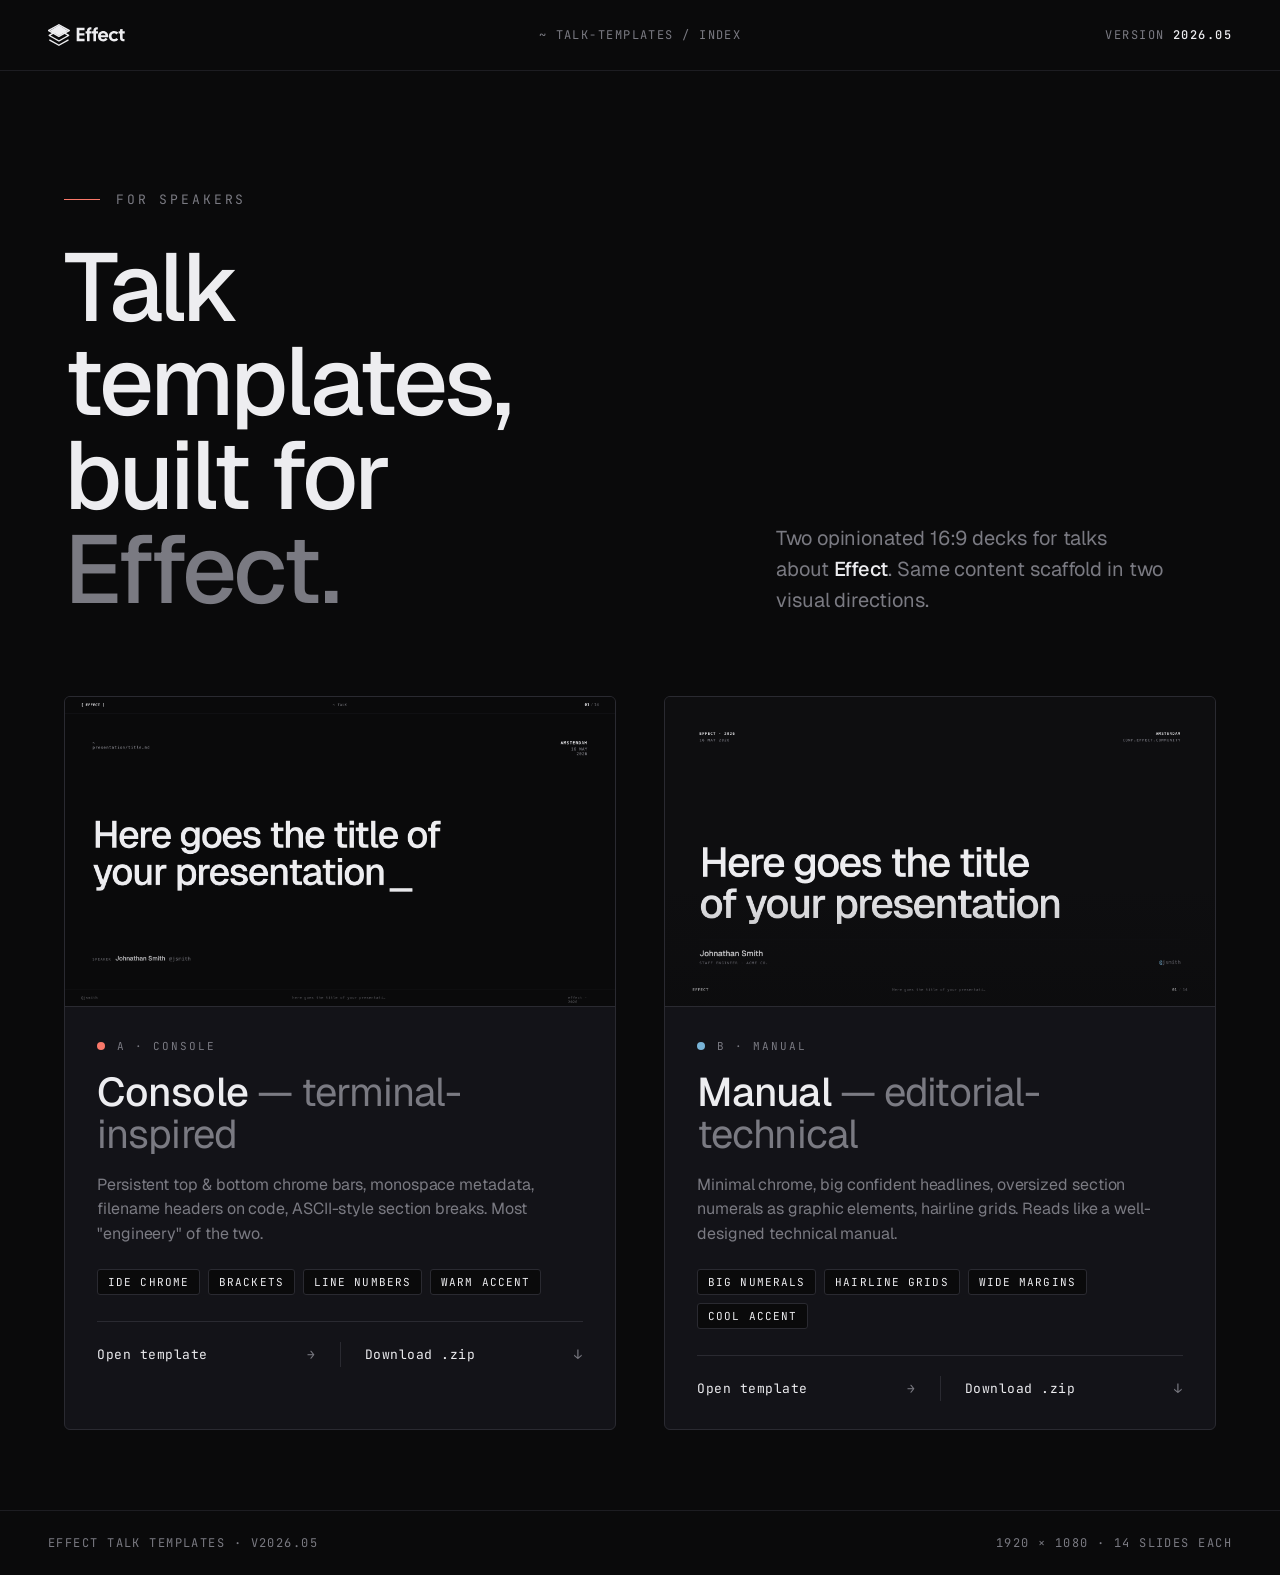
<file: index.html>
<!doctype html>
<html lang="en">
<head>
<meta charset="utf-8" />
<title>Effect — Talk Templates</title>
<link rel="preconnect" href="https://fonts.googleapis.com">
<link rel="preconnect" href="https://fonts.gstatic.com" crossorigin>
<link href="https://fonts.googleapis.com/css2?family=Geist:wght@300;400;500;600;700&family=JetBrains+Mono:wght@400;500;600&display=swap" rel="stylesheet">
<style>
  :root {
    --bg: #0a0a0b;
    --fg: #ededf0;
    --muted: #7a7a82;
    --muted-2: #3a3a42;
    --hairline: #1d1d22;
    --hairline-2: #2a2a31;
    --panel: #131318;
    --accent-a: oklch(0.72 0.16 28);
    --accent-b: oklch(0.74 0.08 235);
  }
  * { box-sizing: border-box; }
  html, body {
    margin: 0; padding: 0;
    background: var(--bg);
    color: var(--fg);
    font-family: 'Geist', system-ui, sans-serif;
    font-weight: 400;
    letter-spacing: -0.005em;
    min-height: 100vh;
  }
  .mono { font-family: 'JetBrains Mono', monospace; }

  /* ---------- TOP BAR ---------- */
  .top {
    display: grid;
    grid-template-columns: 1fr auto 1fr;
    align-items: center;
    padding: 24px 48px;
    border-bottom: 1px solid var(--hairline);
    font-family: 'JetBrains Mono', monospace;
    font-size: 12px;
    letter-spacing: 0.12em;
    color: var(--muted);
    text-transform: uppercase;
    position: sticky; top: 0;
    background: var(--bg);
    z-index: 10;
  }
  .top .brand {
    display: inline-block;
    width: 102px;
    height: 22px;
    vertical-align: middle;
    color: var(--fg);
    background-color: currentColor;
    -webkit-mask: url(effect-logo.svg) left center / contain no-repeat;
    mask: url(effect-logo.svg) left center / contain no-repeat;
    font-size: 0;
    line-height: 0;
    text-indent: -9999px;
    overflow: hidden;
  }
  .top .crumbs { justify-self: center; }
  .top .ver { justify-self: end; }
  .top .ver b { color: var(--fg); font-weight: 500; }

  /* ---------- HERO ---------- */
  .hero {
    padding: 120px 64px 80px;
    max-width: 1600px;
    margin: 0 auto;
    display: grid;
    grid-template-columns: 1.4fr 1fr;
    gap: 96px;
    align-items: end;
  }
  .hero .eyebrow {
    font-family: 'JetBrains Mono', monospace;
    font-size: 13px;
    letter-spacing: 0.22em;
    text-transform: uppercase;
    color: var(--muted);
    margin-bottom: 32px;
    display: flex;
    align-items: center;
    gap: 16px;
  }
  .hero .eyebrow::before {
    content: "";
    width: 36px; height: 1px; background: var(--accent-a);
    display: inline-block;
  }
  .hero h1 {
    font-size: 96px;
    font-weight: 500;
    letter-spacing: -0.03em;
    line-height: 0.98;
    margin: 0;
    text-wrap: balance;
  }
  .hero h1 em { font-style: normal; color: var(--muted); }
  .hero .lede {
    color: var(--muted);
    font-size: 20px;
    line-height: 1.55;
    margin: 0;
    text-wrap: pretty;
  }
  .hero .lede b { color: var(--fg); font-weight: 500; }

  /* ---------- CARDS ---------- */
  .cards {
    padding: 0 64px 80px;
    max-width: 1600px;
    margin: 0 auto;
    display: grid;
    grid-template-columns: 1fr 1fr;
    gap: 48px;
  }
  .card {
    background: var(--panel);
    border: 1px solid var(--hairline-2);
    border-radius: 6px;
    overflow: hidden;
    text-decoration: none;
    color: inherit;
    display: flex;
    flex-direction: column;
    transition: transform 0.18s ease, border-color 0.18s ease;
  }
  .card:hover {
    transform: translateY(-3px);
    border-color: var(--muted-2);
  }
  .card .preview {
    position: relative;
    aspect-ratio: 16/9;
    background: #0c0c0e;
    overflow: hidden;
    border-bottom: 1px solid var(--hairline-2);
  }
  .card .preview img {
    width: 100%;
    height: 100%;
    display: block;
    object-fit: cover;
  }
  .card .preview::after {
    content: "";
    position: absolute;
    inset: 0;
    background: linear-gradient(to bottom, transparent 60%, rgba(10,10,11,0.4) 100%);
    pointer-events: none;
  }
  .card .body {
    padding: 32px 32px 28px;
    display: flex;
    flex-direction: column;
    gap: 18px;
  }
  .card .badge {
    font-family: 'JetBrains Mono', monospace;
    font-size: 11px;
    letter-spacing: 0.18em;
    text-transform: uppercase;
    color: var(--muted);
    display: flex;
    align-items: center;
    gap: 12px;
  }
  .card .badge .dot { width: 8px; height: 8px; border-radius: 50%; display: inline-block; }
  .card.a .badge .dot { background: var(--accent-a); }
  .card.b .badge .dot { background: var(--accent-b); }
  .card h2 {
    font-size: 40px;
    font-weight: 500;
    letter-spacing: -0.022em;
    margin: 0;
    line-height: 1.05;
  }
  .card h2 em { font-style: normal; color: var(--muted); font-weight: 400; }
  .card .desc {
    color: var(--muted);
    font-size: 16px;
    line-height: 1.55;
    margin: 0;
  }
  .card .traits {
    display: flex;
    flex-wrap: wrap;
    gap: 8px;
    margin-top: 4px;
  }
  .card .traits span {
    font-family: 'JetBrains Mono', monospace;
    font-size: 11px;
    letter-spacing: 0.1em;
    text-transform: uppercase;
    color: var(--fg);
    background: var(--bg);
    border: 1px solid var(--hairline-2);
    padding: 5px 10px;
    border-radius: 3px;
  }
  .card .cta {
    margin-top: 8px;
    display: flex;
    gap: 24px;
    padding-top: 20px;
    border-top: 1px solid var(--hairline-2);
    font-family: 'JetBrains Mono', monospace;
    font-size: 13px;
    letter-spacing: 0.04em;
  }
  .card .cta a {
    flex: 1;
    display: inline-flex;
    align-items: center;
    justify-content: space-between;
    color: var(--fg);
    text-decoration: none;
    padding: 4px 0;
  }
  .card .cta a + a {
    border-left: 1px solid var(--hairline-2);
    padding-left: 24px;
  }
  .card .cta a .arrow { color: var(--muted); transition: color 0.18s ease; }
  .card .cta a:hover .arrow { color: var(--fg); }

  /* ---------- FOOTER ---------- */
  footer {
    padding: 24px 48px;
    border-top: 1px solid var(--hairline);
    display: flex;
    justify-content: space-between;
    font-family: 'JetBrains Mono', monospace;
    font-size: 12px;
    letter-spacing: 0.12em;
    color: var(--muted);
    text-transform: uppercase;
  }
</style>
</head>
<body>

<div class="top">
  <span class="brand">EFFECT</span>
  <span class="crumbs">~ talk-templates / index</span>
  <span class="ver">VERSION <b>2026.05</b></span>
</div>

<section class="hero">
  <div>
    <div class="eyebrow">For speakers</div>
    <h1>Talk templates,<br>built for <em>Effect.</em></h1>
  </div>
  <p class="lede">
    Two opinionated 16:9 decks for talks about <b>Effect</b>.
    Same content scaffold in two visual directions.
  </p>
</section>

<section class="cards">

  <article class="card a">
    <a class="preview" href="Effect Template - Console.html" aria-label="Open Console template">
      <img src="previews/console-title.png" alt="Console template preview" />
    </a>
    <div class="body">
      <div class="badge"><span class="dot"></span>A · CONSOLE</div>
      <h2>Console <em>— terminal-inspired</em></h2>
      <p class="desc">
        Persistent top &amp; bottom chrome bars, monospace metadata, filename headers on
        code, ASCII-style section breaks. Most "engineery" of the two.
      </p>
      <div class="traits">
        <span>IDE chrome</span><span>brackets</span><span>line numbers</span><span>warm accent</span>
      </div>
      <div class="cta">
        <a href="Effect Template - Console.html"><span>Open template</span><span class="arrow">→</span></a>
        <a href="downloads/effect-template-console.zip" download><span>Download .zip</span><span class="arrow">↓</span></a>
      </div>
    </div>
  </article>

  <article class="card b">
    <a class="preview" href="Effect Template - Manual.html" aria-label="Open Manual template">
      <img src="previews/manual-title.png" alt="Manual template preview" />
    </a>
    <div class="body">
      <div class="badge"><span class="dot"></span>B · MANUAL</div>
      <h2>Manual <em>— editorial-technical</em></h2>
      <p class="desc">
        Minimal chrome, big confident headlines, oversized section numerals as graphic
        elements, hairline grids. Reads like a well-designed technical manual.
      </p>
      <div class="traits">
        <span>big numerals</span><span>hairline grids</span><span>wide margins</span><span>cool accent</span>
      </div>
      <div class="cta">
        <a href="Effect Template - Manual.html"><span>Open template</span><span class="arrow">→</span></a>
        <a href="downloads/effect-template-manual.zip" download><span>Download .zip</span><span class="arrow">↓</span></a>
      </div>
    </div>
  </article>

</section>

<footer>
  <span>Effect talk templates · v2026.05</span>
  <span>1920 × 1080 · 14 slides each</span>
</footer>

</body>
</html>
</file>
